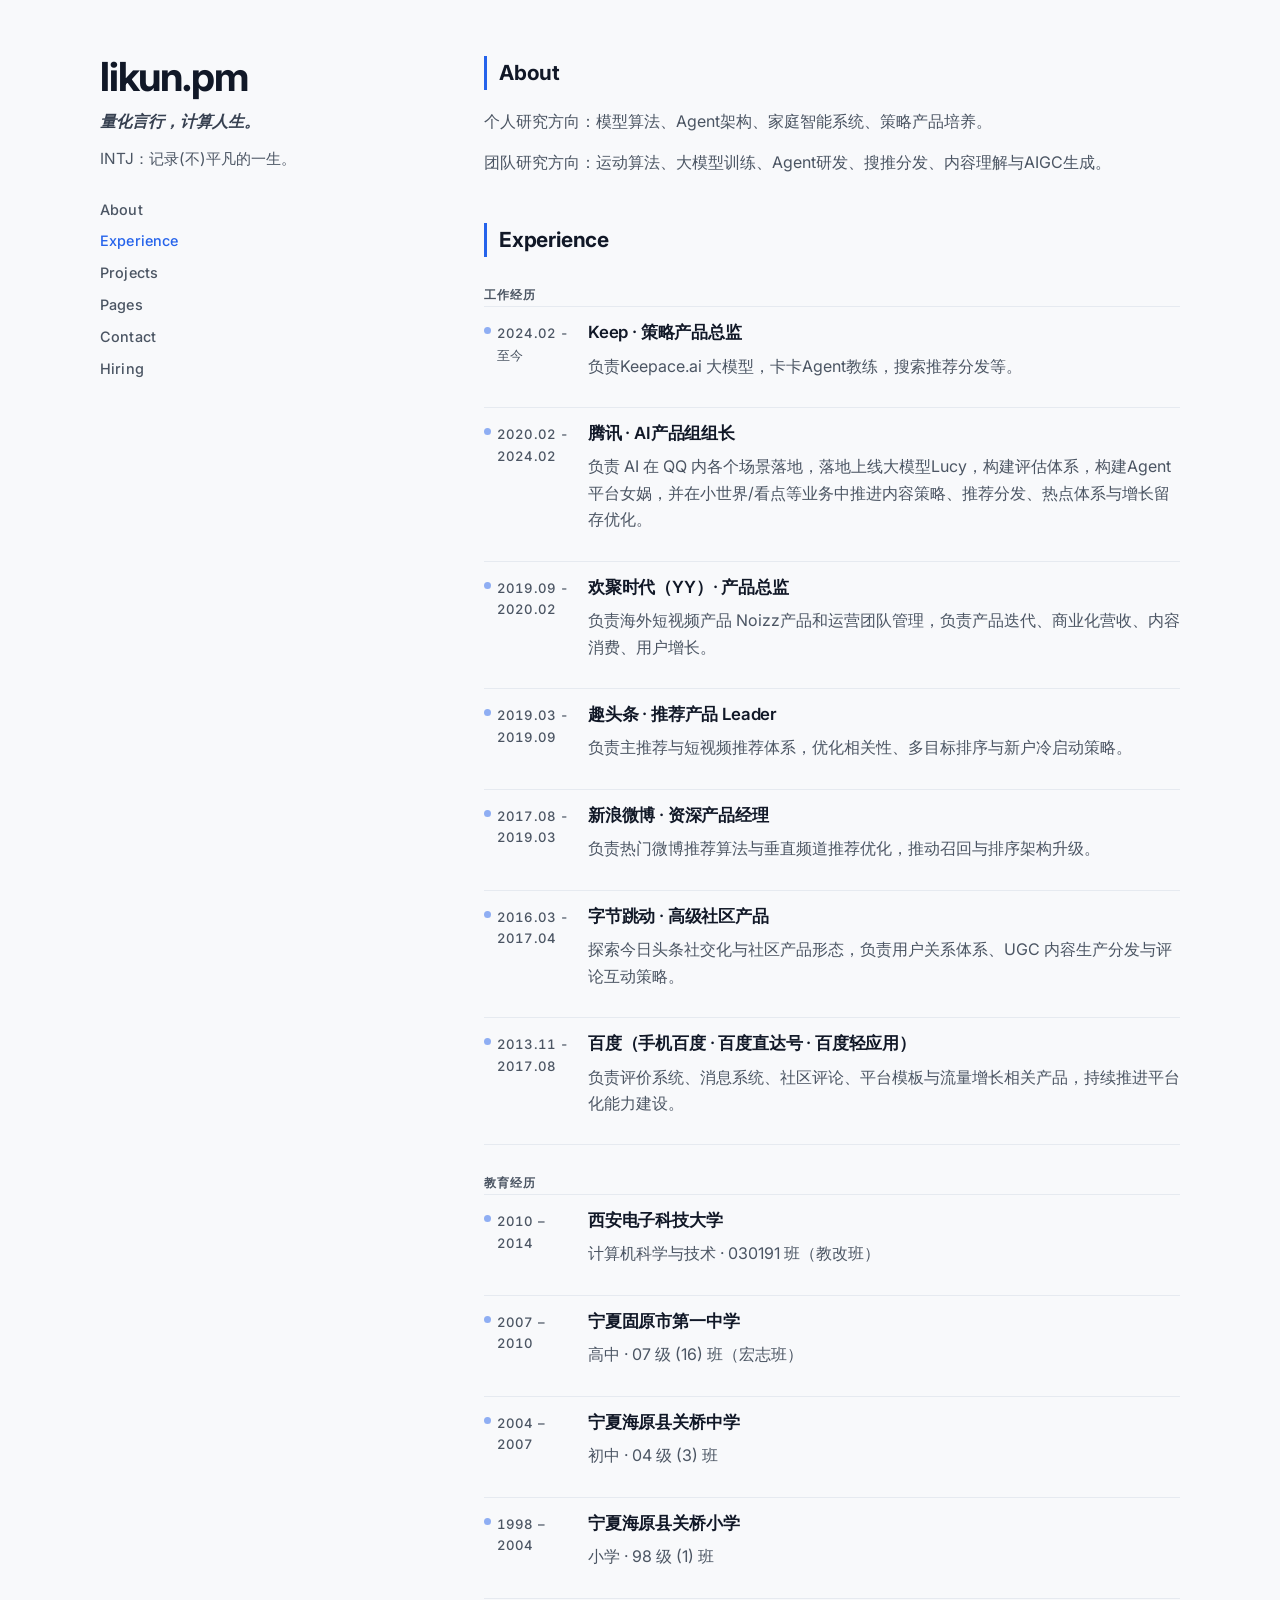
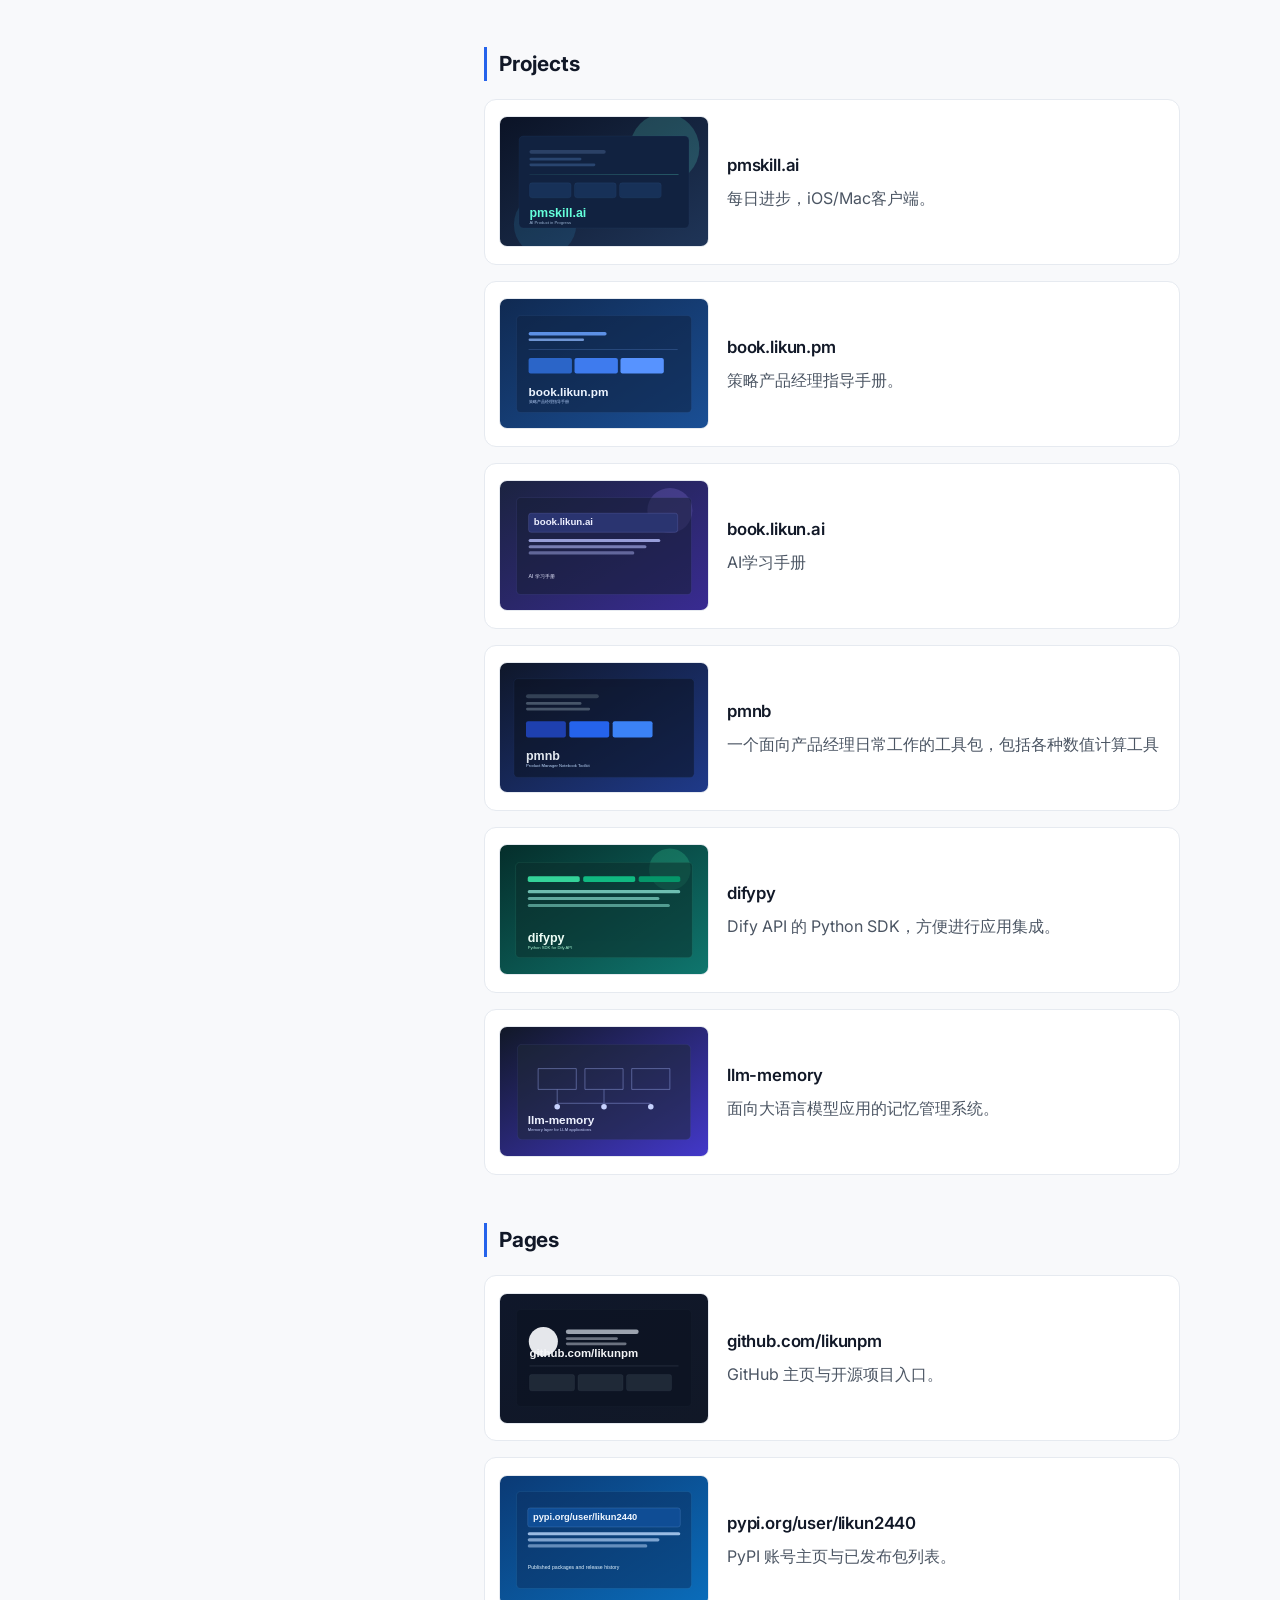
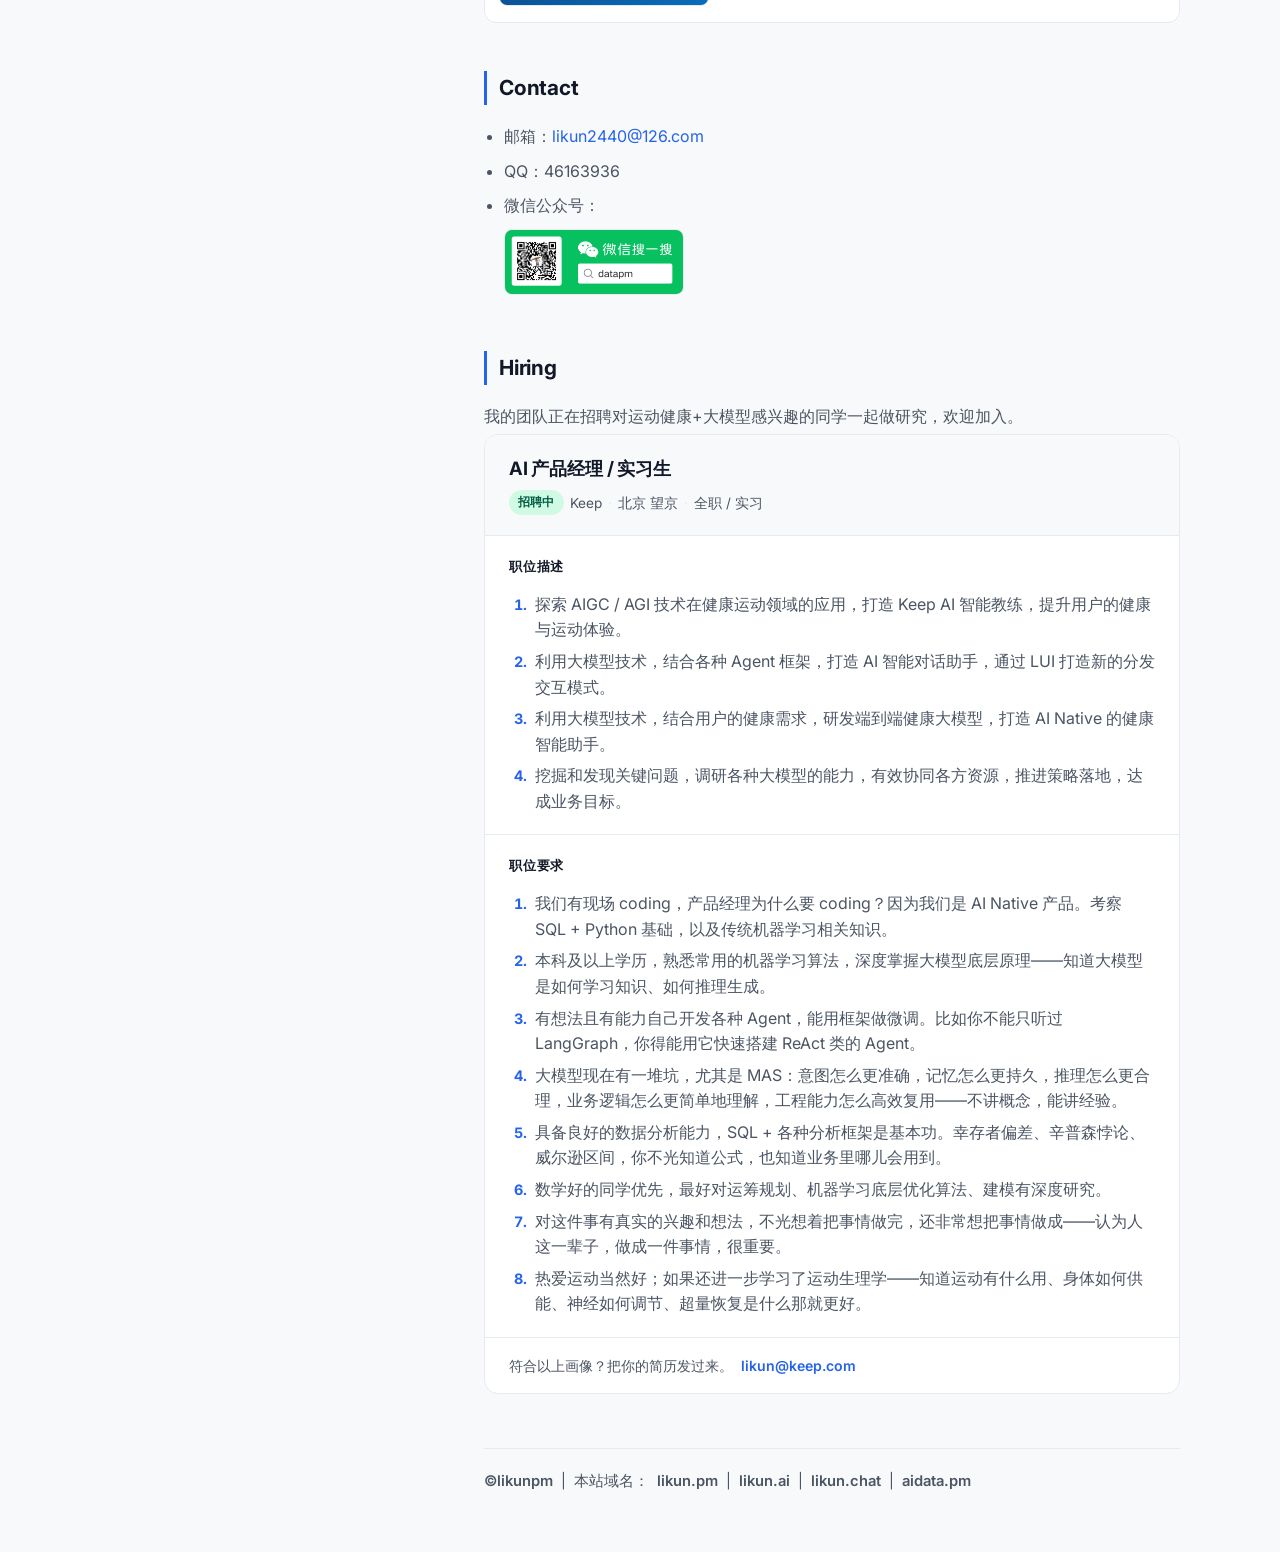
<file: index.html>
<!DOCTYPE html>
<html lang="zh-CN">
<head>
  <meta charset="UTF-8">
  <meta name="viewport" content="width=device-width, initial-scale=1.0">
  <title>likun.pm</title>
  <meta name="description" content="likun.pm · 量化言行，计算人生。LLM、Agent、AIGC、搜索、推荐、内容理解。">
  <meta property="og:title" content="likun.pm">
  <meta property="og:description" content="量化言行，计算人生。LLM、Agent、AIGC、搜索、推荐、内容理解。">
  <meta property="og:type" content="website">
  <meta property="og:url" content="https://likun.pm">
  <meta name="twitter:card" content="summary">
  <meta name="twitter:title" content="likun.pm">
  <meta name="twitter:description" content="量化言行，计算人生。LLM、Agent、AIGC、搜索、推荐、内容理解。">
  <meta name="theme-color" content="#f8f9fb" media="(prefers-color-scheme: light)">
  <meta name="theme-color" content="#0d1117" media="(prefers-color-scheme: dark)">
  <link rel="icon" type="image/svg+xml" href="./assets/favicon.svg">
  <link rel="preconnect" href="https://fonts.googleapis.com">
  <link rel="preconnect" href="https://fonts.gstatic.com" crossorigin>
  <link href="https://fonts.googleapis.com/css2?family=Inter:wght@400;500;600;700&display=swap" rel="stylesheet">
  <link rel="stylesheet" href="styles.css">
  <script type="text/javascript">
    (function(c,l,a,r,i,t,y){
        c[a]=c[a]||function(){(c[a].q=c[a].q||[]).push(arguments)};
        t=l.createElement(r);t.async=1;t.src="https://www.clarity.ms/tag/"+i;
        y=l.getElementsByTagName(r)[0];y.parentNode.insertBefore(t,y);
    })(window, document, "clarity", "script", "wg623zwrh2");
</script>
</head>
<body>
  <div class="layout">
    <aside class="sidebar">
      <h1>likun.pm</h1>
      <p class="subtitle">量化言行，计算人生。</p>
      <p class="intro">INTJ：记录(不)平凡的一生。</p>

      <nav aria-label="页面导航">
        <a href="#about">About</a>
        <a href="#experience">Experience</a>
        <a href="#projects">Projects</a>
        <a href="#pages">Pages</a>
        <a href="#contact">Contact</a>
        <a href="#hiring">Hiring</a>
      </nav>
    </aside>

    <main class="content">
      <section id="about">
        <h2>About</h2>
        <p>个人研究方向：模型算法、Agent架构、家庭智能系统、策略产品培养。</p>
        <p>团队研究方向：运动算法、大模型训练、Agent研发、搜推分发、内容理解与AIGC生成。</p>
      </section>
      <section id="experience">
        <h2>Experience</h2>

        <p class="subheading">工作经历</p>
        <article class="timeline-item">
          <p class="time">2024.02 - 至今</p>
          <div>
            <h3>Keep · 策略产品总监</h3>
            <p>负责Keepace.ai 大模型，卡卡Agent教练，搜索推荐分发等。</p>
          </div>
        </article>
        <article class="timeline-item">
          <p class="time">2020.02 - 2024.02</p>
          <div>
            <h3>腾讯 · AI产品组组长</h3>
            <p>负责 AI 在 QQ 内各个场景落地，落地上线大模型Lucy，构建评估体系，构建Agent平台女娲，并在小世界/看点等业务中推进内容策略、推荐分发、热点体系与增长留存优化。</p>
          </div>
        </article>
        <article class="timeline-item">
          <p class="time">2019.09 - 2020.02</p>
          <div>
            <h3>欢聚时代（YY）· 产品总监</h3>
            <p>负责海外短视频产品 Noizz产品和运营团队管理，负责产品迭代、商业化营收、内容消费、用户增长。</p>
          </div>
        </article>
        <article class="timeline-item">
          <p class="time">2019.03 - 2019.09</p>
          <div>
            <h3>趣头条 · 推荐产品 Leader</h3>
            <p>负责主推荐与短视频推荐体系，优化相关性、多目标排序与新户冷启动策略。</p>
          </div>
        </article>
        <article class="timeline-item">
          <p class="time">2017.08 - 2019.03</p>
          <div>
            <h3>新浪微博 · 资深产品经理</h3>
            <p>负责热门微博推荐算法与垂直频道推荐优化，推动召回与排序架构升级。</p>
          </div>
        </article>
        <article class="timeline-item">
          <p class="time">2016.03 - 2017.04</p>
          <div>
            <h3>字节跳动 · 高级社区产品</h3>
            <p>探索今日头条社交化与社区产品形态，负责用户关系体系、UGC 内容生产分发与评论互动策略。</p>
          </div>
        </article>
        <article class="timeline-item">
          <p class="time">2013.11 - 2017.08</p>
          <div>
            <h3>百度（手机百度 · 百度直达号 · 百度轻应用）</h3>
            <p>负责评价系统、消息系统、社区评论、平台模板与流量增长相关产品，持续推进平台化能力建设。</p>
          </div>
        </article>

        <p class="subheading">教育经历</p>
        <article class="timeline-item">
          <p class="time">2010 – 2014</p>
          <div>
            <h3>西安电子科技大学</h3>
            <p>计算机科学与技术 · 030191 班（教改班）</p>
          </div>
        </article>
        <article class="timeline-item">
          <p class="time">2007 – 2010</p>
          <div>
            <h3>宁夏固原市第一中学</h3>
            <p>高中 · 07 级 (16) 班（宏志班）</p>
          </div>
        </article>
        <article class="timeline-item">
          <p class="time">2004 – 2007</p>
          <div>
            <h3>宁夏海原县关桥中学</h3>
            <p>初中 · 04 级 (3) 班</p>
          </div>
        </article>
        <article class="timeline-item">
          <p class="time">1998 – 2004</p>
          <div>
            <h3>宁夏海原县关桥小学</h3>
            <p>小学 · 98 级 (1) 班</p>
          </div>
        </article>
      </section>

      <section id="projects">
        <h2>Projects</h2>

        <a class="project-card" href="https://pmskill.ai" target="_blank" rel="noreferrer">
          <img src="./assets/pmskill-cover.svg" alt="pmskill.ai 项目封面" loading="lazy">
          <div>
            <h3>pmskill.ai</h3>
            <p>每日进步，iOS/Mac客户端。</p>
          </div>
        </a>

        <a class="project-card" href="https://book.likun.pm" target="_blank" rel="noreferrer">
          <img src="./assets/book-pm-cover.svg" alt="book.likun.pm 封面" loading="lazy">
          <div>
            <h3>book.likun.pm</h3>
            <p>策略产品经理指导手册。</p>
          </div>
        </a>

        <a class="project-card" href="https://book.likun.ai" target="_blank" rel="noreferrer">
          <img src="./assets/book-ai-cover.svg" alt="book.likun.ai 封面" loading="lazy">
          <div>
            <h3>book.likun.ai</h3>
            <p>AI学习手册</p>
          </div>
        </a>

        <a class="project-card" href="https://pypi.org/project/pmnb/" target="_blank" rel="noreferrer">
          <img src="./assets/pmnb-cover.svg" alt="pmnb 项目封面" loading="lazy">
          <div>
            <h3>pmnb</h3>
            <p>一个面向产品经理日常工作的工具包，包括各种数值计算工具</p>
          </div>
        </a>

        <a class="project-card" href="https://pypi.org/project/difypy/" target="_blank" rel="noreferrer">
          <img src="./assets/difypy-cover.svg" alt="difypy 项目封面" loading="lazy">
          <div>
            <h3>difypy</h3>
            <p>Dify API 的 Python SDK，方便进行应用集成。</p>
          </div>
        </a>

        <a class="project-card" href="https://pypi.org/project/llm-memory/" target="_blank" rel="noreferrer">
          <img src="./assets/llm-memory-cover.svg" alt="llm-memory 项目封面" loading="lazy">
          <div>
            <h3>llm-memory</h3>
            <p>面向大语言模型应用的记忆管理系统。</p>
          </div>
        </a>
      </section>

      <section id="pages">
        <h2>Pages</h2>
        <a class="project-card" href="https://github.com/likunpm" target="_blank" rel="noreferrer">
          <img src="./assets/github-cover.svg" alt="GitHub 页面封面" loading="lazy">
          <div>
            <h3>github.com/likunpm</h3>
            <p>GitHub 主页与开源项目入口。</p>
          </div>
        </a>

        <a class="project-card" href="https://pypi.org/user/likun2440/" target="_blank" rel="noreferrer">
          <img src="./assets/pypi-cover.svg" alt="PyPI 页面封面" loading="lazy">
          <div>
            <h3>pypi.org/user/likun2440</h3>
            <p>PyPI 账号主页与已发布包列表。</p>
          </div>
        </a>

      </section>

      <section id="contact">
        <h2>Contact</h2>
        <ul>
          <li>邮箱：<a href="mailto:likun2440@126.com">likun2440@126.com</a></li>
          <li>QQ：46163936</li>
          <li>
            微信公众号：
            <div class="wechat-block">
              <img src="./assets/wechat-qrcode.png" alt="微信公众号二维码">
            </div>
          </li>
        </ul>
      </section>

      <section id="hiring">
        <h2>Hiring</h2>
        <p>我的团队正在招聘对运动健康+大模型感兴趣的同学一起做研究，欢迎加入。</p>
        <div class="jd-card">
          <div class="jd-header">
            <div>
              <h3 class="jd-title">AI 产品经理 / 实习生</h3>
              <div class="jd-meta">
                <span class="jd-badge">招聘中</span>
                <span>Keep</span>
                <span class="jd-meta-dot">·</span>
                <span>北京 望京</span>
                <span class="jd-meta-dot">·</span>
                <span>全职 / 实习</span>
              </div>
            </div>
          </div>

          <div class="jd-section">
            <h4 class="jd-section-title">职位描述</h4>
            <ol class="jd-list">
              <li>探索 AIGC / AGI 技术在健康运动领域的应用，打造 Keep AI 智能教练，提升用户的健康与运动体验。</li>
              <li>利用大模型技术，结合各种 Agent 框架，打造 AI 智能对话助手，通过 LUI 打造新的分发交互模式。</li>
              <li>利用大模型技术，结合用户的健康需求，研发端到端健康大模型，打造 AI Native 的健康智能助手。</li>
              <li>挖掘和发现关键问题，调研各种大模型的能力，有效协同各方资源，推进策略落地，达成业务目标。</li>
            </ol>
          </div>

          <div class="jd-section">
            <h4 class="jd-section-title">职位要求</h4>
            <ol class="jd-list">
              <li>我们有现场 coding，产品经理为什么要 coding？因为我们是 AI Native 产品。考察 SQL + Python 基础，以及传统机器学习相关知识。</li>
              <li>本科及以上学历，熟悉常用的机器学习算法，深度掌握大模型底层原理——知道大模型是如何学习知识、如何推理生成。</li>
              <li>有想法且有能力自己开发各种 Agent，能用框架做微调。比如你不能只听过 LangGraph，你得能用它快速搭建 ReAct 类的 Agent。</li>
              <li>大模型现在有一堆坑，尤其是 MAS：意图怎么更准确，记忆怎么更持久，推理怎么更合理，业务逻辑怎么更简单地理解，工程能力怎么高效复用——不讲概念，能讲经验。</li>
              <li>具备良好的数据分析能力，SQL + 各种分析框架是基本功。幸存者偏差、辛普森悖论、威尔逊区间，你不光知道公式，也知道业务里哪儿会用到。</li>
              <li>数学好的同学优先，最好对运筹规划、机器学习底层优化算法、建模有深度研究。</li>
              <li>对这件事有真实的兴趣和想法，不光想着把事情做完，还非常想把事情做成——认为人这一辈子，做成一件事情，很重要。</li>
              <li>热爱运动当然好；如果还进一步学习了运动生理学——知道运动有什么用、身体如何供能、神经如何调节、超量恢复是什么那就更好。</li>
            </ol>
          </div>

          <div class="jd-apply">
            <p class="jd-apply-text">符合以上画像？把你的简历发过来。</p>
            <a href="mailto:likun@keep.com" class="jd-apply-btn">likun@keep.com</a>
          </div>
        </div>
      </section>

      <footer class="site-footer">
        <p class="footer-inline">
          <a href="./private.html" data-private-link="true">©likunpm</a>
          <span>|</span>
          <span>本站域名：</span>
          <a href="https://likun.pm" target="_blank" rel="noreferrer">likun.pm</a>
          <span>|</span>
          <a href="https://likun.ai" target="_blank" rel="noreferrer">likun.ai</a>
          <span>|</span>
          <a href="https://likun.chat" target="_blank" rel="noreferrer">likun.chat</a>
          <span>|</span>
          <a href="https://aidata.pm" target="_blank" rel="noreferrer">aidata.pm</a>
        </p>
      </footer>
    </main>
  </div>
  <script src="script.js"></script>
</body>
</html>
</file>
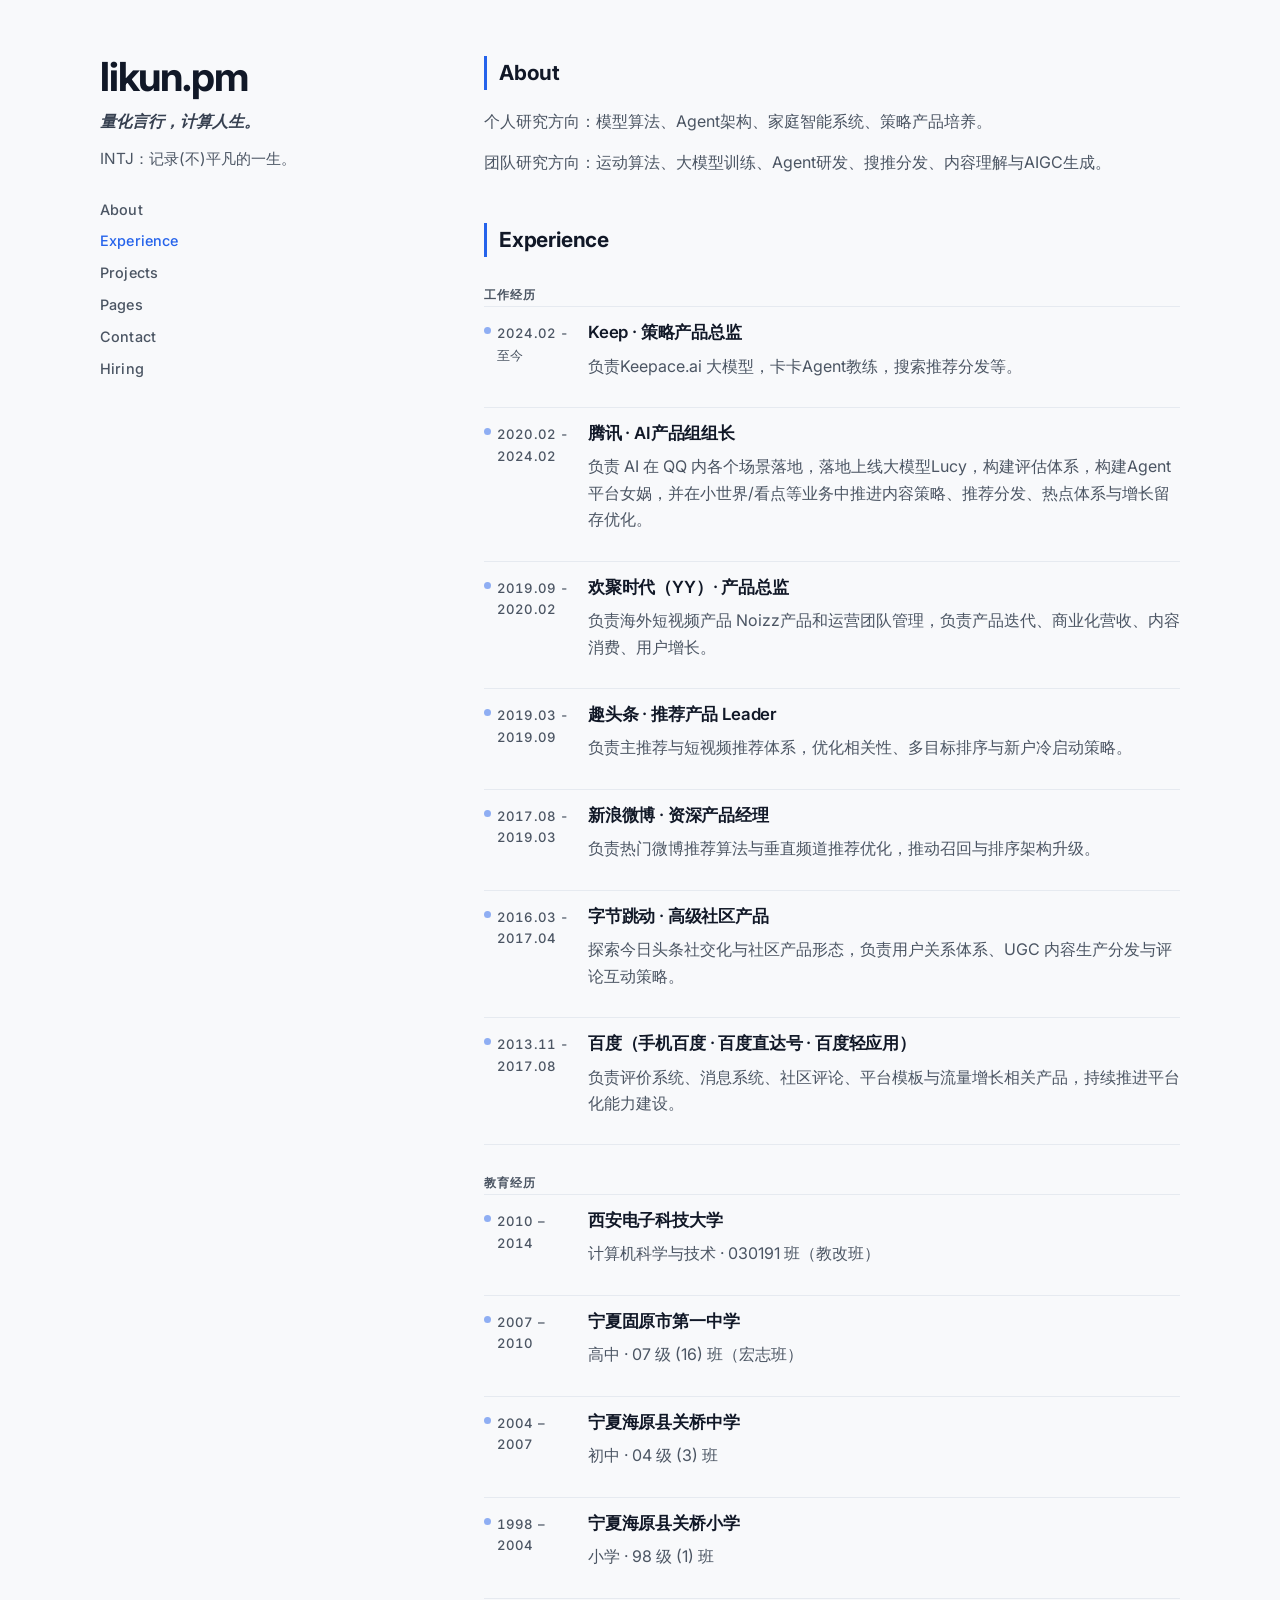
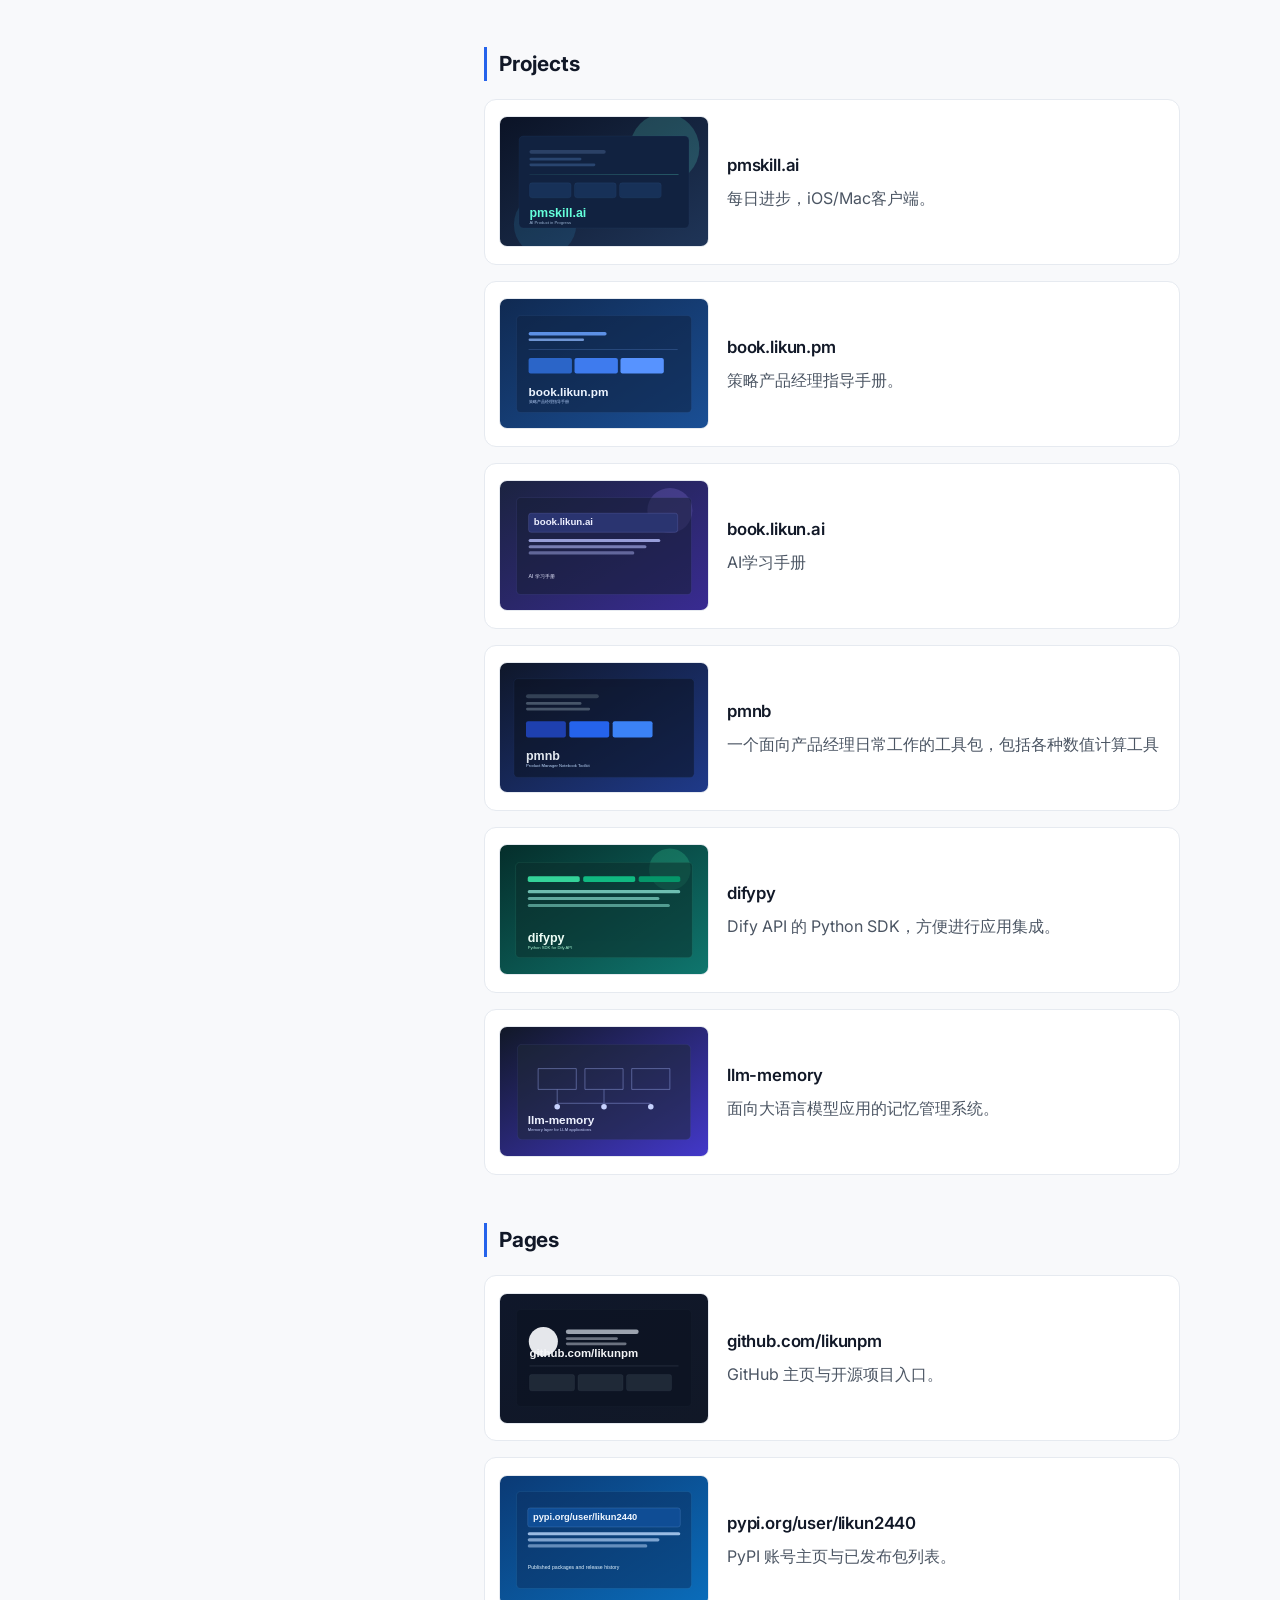
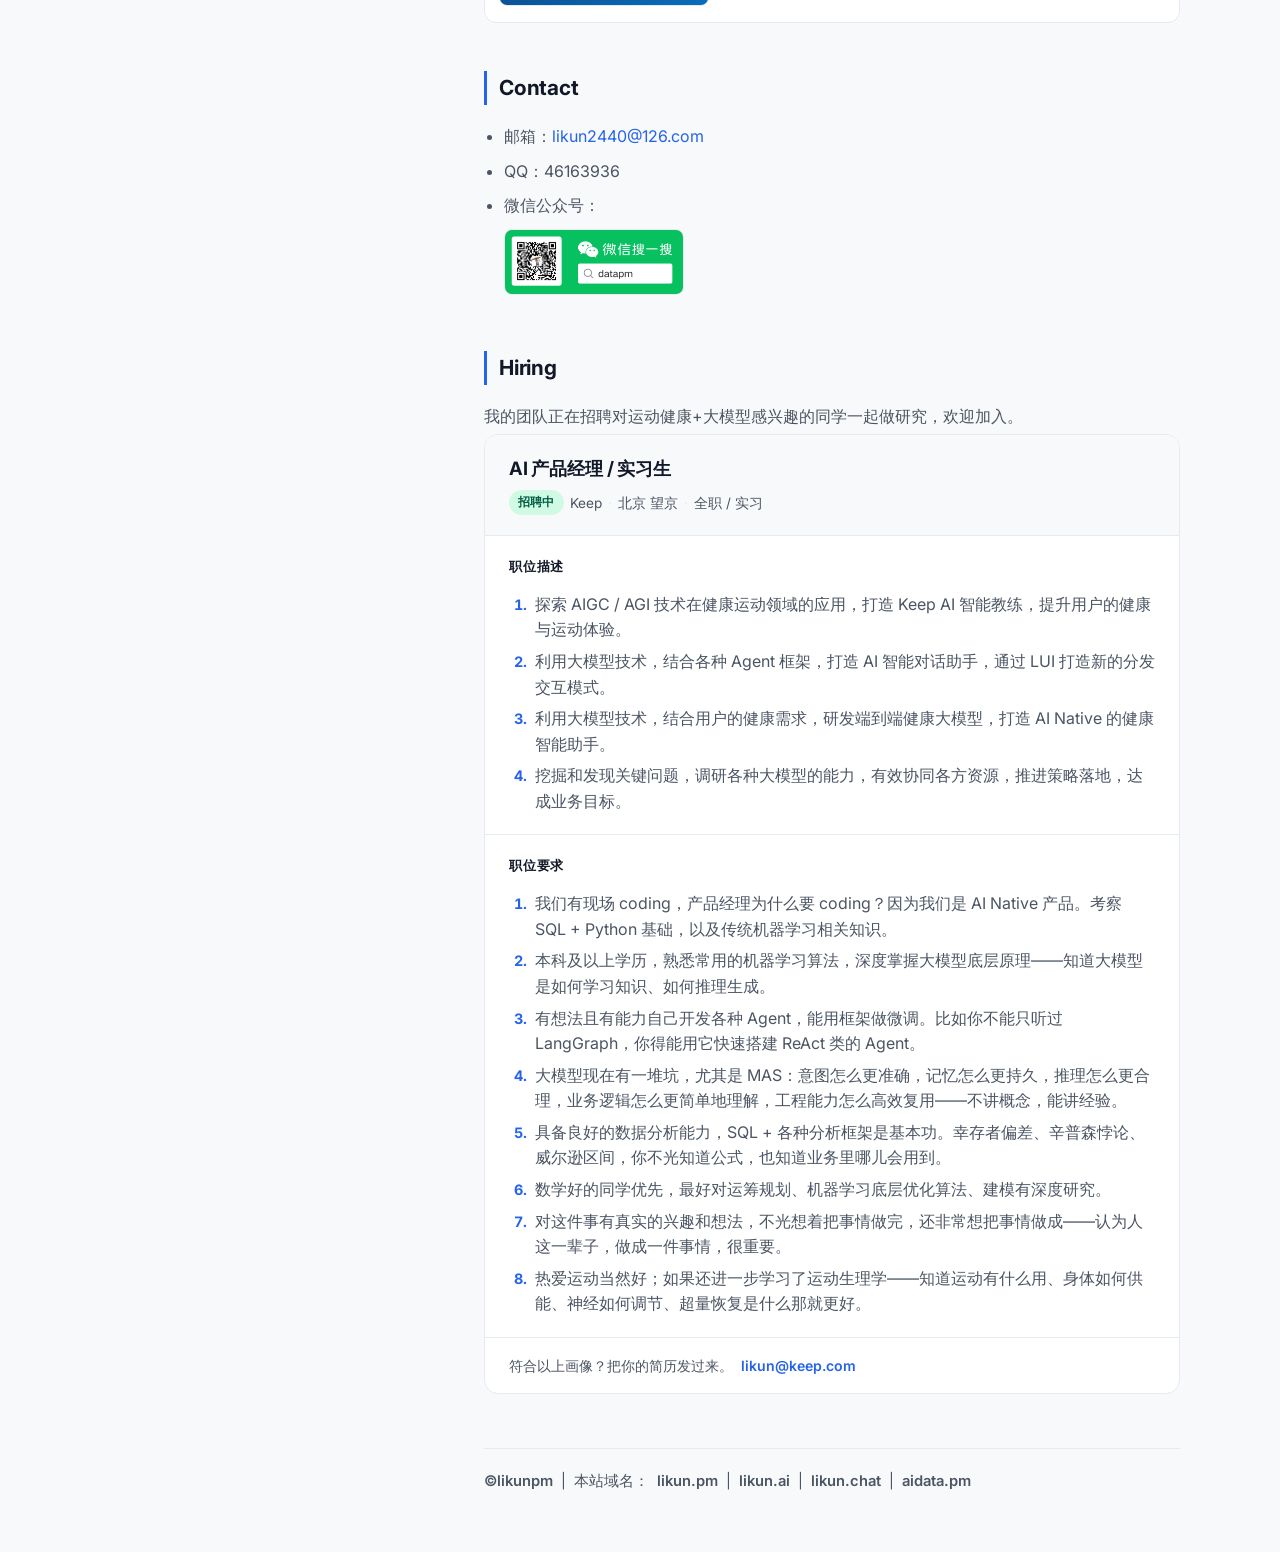
<file: private.html>
<!DOCTYPE html>
<html lang="zh-CN">
<head>
  <meta charset="UTF-8">
  <meta name="viewport" content="width=device-width, initial-scale=1.0">
  <title>Private | likun.pm</title>
  <meta name="description" content="likun.pm 私人页面">
  <link rel="icon" type="image/svg+xml" href="./assets/favicon.svg">
  <link rel="preconnect" href="https://fonts.googleapis.com">
  <link rel="preconnect" href="https://fonts.gstatic.com" crossorigin>
  <link href="https://fonts.googleapis.com/css2?family=Inter:wght@400;500;600;700&display=swap" rel="stylesheet">
  <link rel="stylesheet" href="styles.css">
</head>
<body>
  <div class="layout">
    <aside class="sidebar">
      <h1>Private</h1>
      <p class="subtitle">仅限授权访问</p>
      <p class="intro">如果你看到这页，说明你已通过密码验证。</p>
      <nav aria-label="页面导航">
        <a href="./index.html">Back to Home</a>
      </nav>
    </aside>

    <main class="content">
      <section>
        <h2>私人导航</h2>
        <ul>
          <li><a href="https://ml.aidata.pm" target="_blank" rel="noreferrer">ml.aidata.pm</a>：机器学习 Jupyter 平台（DGX Spark）。</li>
          <li><a href="https://code.aidata.pm" target="_blank" rel="noreferrer">code.aidata.pm</a>：平时使用的 Jupyter 平台（Dell A2000）。</li>
          <li><a href="https://book.aidata.pm" target="_blank" rel="noreferrer">book.aidata.pm</a>：家里图书。</li>
          <li><a href="https://dell.aidata.pm" target="_blank" rel="noreferrer">dell.aidata.pm</a>：家里机器运维。</li>
          <li><a href="https://op.aidata.pm/c356aa4b" target="_blank" rel="noreferrer">op.aidata.pm/c356aa4b</a>：家里宝塔。</li>
          <li><a href="https://git.aidata.pm" target="_blank" rel="noreferrer">git.aidata.pm</a>：家里 Git。</li>
          <li><a href="https://data.likun.pm:5001" target="_blank" rel="noreferrer">data.likun.pm:5001</a>：群晖 NAS。</li>
          <li><a href="http://data.likun.pm:8000/board" target="_blank" rel="noreferrer">data.likun.pm:8000/board</a>：vLLM 监控（nb）。</li>
          <li><a href="http://data.likun.pm:8000/v1" target="_blank" rel="noreferrer">data.likun.pm:8000/v1</a>：大模型 endpoint（datanb）。</li>
          <li><a href="https://www.spaceship.com/" target="_blank" rel="noreferrer">spaceship.com</a>：域名管理。</li>
          <li><a href="http://my.hostsir.com/" target="_blank" rel="noreferrer">my.hostsir.com</a>：主机面板。</li>
          <li><a href="https://www.htstack.com/" target="_blank" rel="noreferrer">htstack.com</a>：服务器管理。</li>
        </ul>
      </section>
    </main>
  </div>
  <script src="script.js"></script>
</body>
</html>
</file>
<file: styles.css>
:root {
  --bg: #f8f9fb;
  --surface: #ffffff;
  --line: #e6eaf0;
  --text: #1f2937;
  --muted: #4b5563;
  --accent: #2563eb;
  --heading: #111827;
  --subtitle: #374151;
  --accent-bg: #eff6ff;
}

* {
  box-sizing: border-box;
}

html {
  scroll-behavior: smooth;
}

body {
  margin: 0;
  font-family: "Inter", -apple-system, BlinkMacSystemFont, "PingFang SC", "Hiragino Sans GB", "Microsoft YaHei", sans-serif;
  background: var(--bg);
  color: var(--text);
  line-height: 1.65;
  -webkit-font-smoothing: antialiased;
  -moz-osx-font-smoothing: grayscale;
  text-rendering: optimizeLegibility;
  overflow-x: hidden;
  overflow-wrap: break-word;
}

a {
  color: var(--accent);
  text-decoration: none;
}

a:hover,
a:focus-visible {
  text-decoration: underline;
}

.layout {
  width: min(1080px, calc(100% - 48px));
  margin: 0 auto;
  display: grid;
  grid-template-columns: 320px 1fr;
  gap: 64px;
  padding: 56px 0;
}

.sidebar {
  position: sticky;
  top: 48px;
  height: fit-content;
}

.sidebar h1 {
  margin: 0;
  color: var(--heading);
  font-size: clamp(2rem, 4vw, 2.5rem);
  font-weight: 700;
  line-height: 1.05;
  letter-spacing: -0.03em;
}

.subtitle {
  margin: 10px 0 0;
  color: var(--subtitle);
  font-weight: 600;
  font-style: italic;
}

.intro {
  margin: 12px 0 0;
  color: var(--muted);
  font-size: 0.96rem;
}

nav {
  margin-top: 26px;
  display: grid;
  gap: 8px;
}

nav a {
  width: fit-content;
  color: var(--muted);
  font-weight: 500;
  font-size: 0.9rem;
  letter-spacing: 0.01em;
  transition: color 150ms ease;
}

nav a:hover,
nav a:focus-visible {
  color: var(--accent);
  text-decoration: none;
}

nav a.active {
  color: var(--accent);
}


.content section + section {
  margin-top: 48px;
}

.content section > p:last-of-type {
  margin-bottom: 0;
}

h2 {
  margin: 0 0 18px;
  color: var(--heading);
  font-size: 1.3rem;
  font-weight: 700;
  letter-spacing: -0.01em;
  padding-left: 12px;
  border-left: 3px solid var(--accent);
}

p {
  margin: 0 0 14px;
  color: var(--muted);
}

.timeline-item {
  padding: 14px 0;
  border-top: 1px solid var(--line);
  display: grid;
  grid-template-columns: 88px 1fr;
  gap: 16px;
}

.timeline-item:last-child {
  border-bottom: 1px solid var(--line);
}

.time {
  margin: 0;
  color: var(--muted);
  font-size: 0.82rem;
  font-weight: 500;
  font-variant-numeric: tabular-nums;
  letter-spacing: 0.01em;
  display: flex;
  align-items: flex-start;
  gap: 6px;
  padding-top: 2px;
}

.time::before {
  content: '';
  flex-shrink: 0;
  width: 7px;
  height: 7px;
  margin-top: 4px;
  border-radius: 50%;
  background: var(--accent);
  opacity: 0.5;
}

h3 {
  margin: 0 0 8px;
  color: var(--heading);
  font-size: 1.05rem;
  font-weight: 600;
  letter-spacing: -0.01em;
  line-height: 1.4;
}

.project-card {
  margin-top: 16px;
  padding: 14px;
  border: 1px solid var(--line);
  border-radius: 12px;
  background: var(--surface);
  display: grid;
  grid-template-columns: 210px 1fr;
  gap: 18px;
  align-items: center;
  text-decoration: none;
  transition: transform 180ms ease, border-color 180ms ease, box-shadow 180ms ease;
  min-height: 166px;
}

.project-card:hover,
.project-card:focus-visible {
  transform: translateY(-2px);
  border-color: #b8c8e0;
  box-shadow: 0 4px 16px rgba(37, 99, 235, 0.08);
  text-decoration: none;
}

.project-card img {
  width: 100%;
  aspect-ratio: 16 / 10;
  object-fit: cover;
  border-radius: 8px;
  border: 1px solid var(--line);
}

.project-card p {
  margin: 0;
  line-height: 1.5;
}

.project-card.no-image {
  grid-template-columns: 1fr;
}

.subheading {
  margin: 28px 0 0;
  font-size: 0.78rem;
  font-weight: 600;
  letter-spacing: 0.07em;
  text-transform: uppercase;
  color: var(--muted);
}

.timeline-item + .subheading {
  padding-top: 28px;
  border-top: 1px solid var(--line);
  margin-top: 0;
}

ul {
  margin: 0;
  padding-left: 20px;
  color: var(--muted);
}

li + li {
  margin-top: 8px;
}

/* ── JD Card ─────────────────────────────────────────────── */

.jd-card {
  margin-top: 4px;
  border: 1px solid var(--line);
  border-radius: 14px;
  background: var(--surface);
  overflow: hidden;
  max-width: 100%;
  word-break: break-word;
}

.jd-header {
  padding: 22px 24px 20px;
  border-bottom: 1px solid var(--line);
  background: var(--bg);
}

.jd-title {
  margin: 0 0 10px;
  color: var(--heading);
  font-size: 1.15rem;
  font-weight: 700;
  letter-spacing: -0.01em;
  line-height: 1.3;
}

.jd-meta {
  display: flex;
  align-items: center;
  flex-wrap: wrap;
  gap: 6px;
  font-size: 0.85rem;
  color: var(--muted);
}

.jd-meta-dot {
  color: var(--line);
}

.jd-badge {
  display: inline-flex;
  align-items: center;
  padding: 2px 9px;
  border-radius: 99px;
  font-size: 0.78rem;
  font-weight: 600;
  letter-spacing: 0.02em;
  background: #d1fae5;
  color: #065f46;
}

@media (prefers-color-scheme: dark) {
  .jd-badge {
    background: rgba(16, 185, 129, 0.15);
    color: #6ee7b7;
  }
}

.jd-section {
  padding: 20px 24px;
  border-bottom: 1px solid var(--line);
}

.jd-section-title {
  margin: 0 0 14px;
  color: var(--heading);
  font-size: 0.82rem;
  font-weight: 600;
  letter-spacing: 0.06em;
  text-transform: uppercase;
}

.jd-list {
  margin: 0;
  padding-left: 22px;
  color: var(--muted);
  line-height: 1.6;
}

.jd-list li {
  padding-left: 4px;
}

.jd-list li + li {
  margin-top: 6px;
}

.jd-list li::marker {
  color: var(--accent);
  font-weight: 700;
  font-size: 0.9em;
}

.jd-apply {
  padding: 16px 24px;
  display: flex;
  align-items: center;
  gap: 8px;
  flex-wrap: wrap;
}

.jd-apply-text {
  margin: 0;
  color: var(--muted);
  font-size: 0.88rem;
}

.jd-apply-btn {
  color: var(--accent);
  font-size: 0.88rem;
  font-weight: 600;
  text-decoration: none;
  transition: opacity 150ms ease;
}

.jd-apply-btn:hover,
.jd-apply-btn:focus-visible {
  opacity: 0.7;
  text-decoration: underline;
}

.wechat-block {
  margin-top: 10px;
}

.wechat-block img {
  width: 180px;
  max-width: 100%;
  height: auto;
  border: 1px solid var(--line);
  border-radius: 8px;
}

.site-footer {
  margin-top: 54px;
  padding-top: 20px;
  border-top: 1px solid var(--line);
}

.site-footer p {
  margin: 0;
  color: var(--muted);
  font-size: 0.92rem;
}

.footer-inline {
  margin: 0;
  display: flex;
  flex-wrap: nowrap;
  align-items: center;
  gap: 8px;
  white-space: nowrap;
  overflow-x: auto;
  padding-bottom: 2px;
}

.footer-inline a {
  color: var(--muted);
  font-weight: 600;
}

.footer-inline a:hover,
.footer-inline a:focus-visible {
  color: var(--accent);
}

/* ── Dark mode ──────────────────────────────────────────── */

@media (prefers-color-scheme: dark) {
  :root {
    --bg: #0d1117;
    --surface: #161b22;
    --line: #30363d;
    --text: #e6edf3;
    --muted: #8b949e;
    --accent: #58a6ff;
    --heading: #f0f6fc;
    --subtitle: #9ca3af;
    --accent-bg: rgba(88, 166, 255, 0.1);
  }

  .project-card:hover,
  .project-card:focus-visible {
    border-color: #58a6ff;
    box-shadow: 0 4px 20px rgba(0, 0, 0, 0.4);
  }
}

/* ── Responsive ─────────────────────────────────────────── */

@media (max-width: 900px) {
  .layout {
    width: calc(100% - 32px);
    grid-template-columns: 1fr;
    gap: 32px;
    padding: 28px 0 48px;
  }

  .sidebar {
    position: static;
    padding-bottom: 28px;
    border-bottom: 1px solid var(--line);
  }

  nav {
    grid-template-columns: repeat(3, minmax(0, 1fr));
    gap: 8px;
  }

  nav a {
    width: 100%;
    display: block;
    text-align: center;
    padding: 9px 6px;
    background: var(--surface);
    border: 1px solid var(--line);
    border-radius: 8px;
    font-size: 0.9rem;
  }

  nav a:hover,
  nav a:focus-visible {
    background: var(--accent-bg);
    border-color: var(--accent);
    text-decoration: none;
  }

  nav a.active {
    background: var(--accent-bg);
    border-color: var(--accent);
  }

  .project-card {
    grid-template-columns: 1fr;
    min-height: auto;
  }

  .project-card img {
    width: 100%;
    max-height: 160px;
    object-fit: cover;
  }

  .content section + section {
    margin-top: 40px;
  }
}

@media (max-width: 600px) {
  .layout {
    width: calc(100% - 28px);
    gap: 28px;
    padding: 24px 0 40px;
  }

  nav {
    grid-template-columns: repeat(2, minmax(0, 1fr));
  }

  .timeline-item {
    grid-template-columns: 1fr;
    gap: 4px;
  }

  .time {
    font-size: 0.82rem;
  }

  .project-card {
    padding: 12px;
    gap: 12px;
  }

  .footer-inline {
    flex-wrap: wrap;
    white-space: normal;
    gap: 6px 8px;
  }

  .content section + section {
    margin-top: 32px;
  }
}

@media (max-width: 480px) {
  .layout {
    width: calc(100% - 24px);
    gap: 24px;
    padding: 20px 0 36px;
  }

  .sidebar h1 {
    font-size: 1.85rem;
  }

  .subtitle {
    font-size: 0.95rem;
  }

  .intro {
    font-size: 0.9rem;
  }

  nav {
    margin-top: 18px;
    gap: 7px;
  }

  nav a {
    padding: 8px 4px;
    font-size: 0.85rem;
  }

  h2 {
    font-size: 1.2rem;
    margin-bottom: 14px;
  }

  h3 {
    font-size: 1rem;
  }

  .project-card {
    padding: 10px;
    gap: 10px;
    border-radius: 10px;
  }

  .project-card img {
    max-height: 140px;
    border-radius: 6px;
  }

  .site-footer {
    margin-top: 36px;
  }

  .wechat-block img {
    width: 150px;
  }
}
</file>
